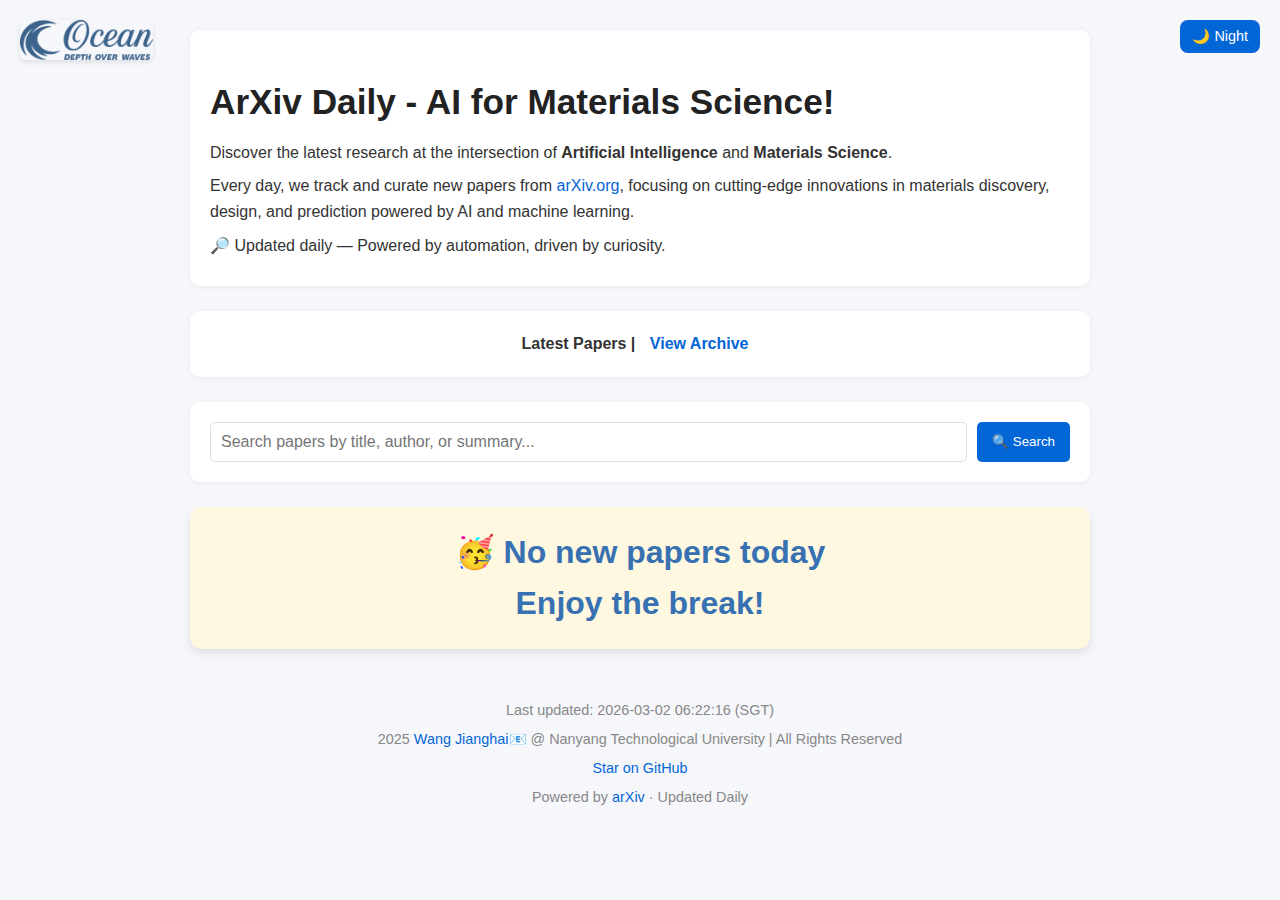
<file: index.html>
<!DOCTYPE html>
<html lang="en">
<head>
    <!-- Google tag (gtag.js) -->
    <script async src="https://www.googletagmanager.com/gtag/js?id=G-F3PL2Q961N"></script>
    <script src="static/js/gtag-init.js"></script>

    <meta charset="UTF-8">
    <meta name="viewport" content="width=device-width, initial-scale=1.0">
    <title>ArXiv Daily - Latest Papers</title>
    <link rel="stylesheet" href="static/css/style.css">
    <link rel="stylesheet" href="static/css/dark-mode.css">
    <link rel="icon" type="image/x-icon" href="static/favicon_io/favicon.ico">
    <link rel="icon" type="image/png" sizes="16x16" href="static/favicon_io/favicon-16x16.png">
    <link rel="icon" type="image/png" sizes="32x32" href="static/favicon_io/favicon-32x32.png">
    <link rel="apple-touch-icon" sizes="180x180" href="static/favicon_io/apple-touch-icon.png">
</head>
<body>
<!-- Toggle Button -->
<button id="theme-toggle">🌙 Night</button>

<a href="https://ocean-jh.github.io/" target="_blank" class="top-left-logo">
    <img src="static/favicon_io/logo.png" alt="Wang Jianghai's Blog" class="blog-logo">
</a>

<div class="header">
    <h1>ArXiv Daily - AI for Materials Science!</h1>
    <p>Discover the latest research at the intersection of <strong>Artificial Intelligence</strong> and <strong>Materials
        Science</strong>.</p>
    <p>Every day, we track and curate new papers from <a href="https://arxiv.org" target="_blank">arXiv.org</a>,
        focusing on cutting-edge innovations in materials discovery, design, and prediction powered by AI and machine
        learning.</p>
    <p>🔎 Updated daily — Powered by automation, driven by curiosity.</p>
</div>

    
    <div class="nav">
        <strong>Latest Papers</strong> | <a href="archive.html">View Archive</a>
    </div>
    

    <!-- Search Container -->
    <div class="search-container">
        <input type="text" id="search-input" placeholder="Search papers by title, author, or summary...">
        <button id="search-button">🔍 Search</button>
    </div>

    <!-- Main Content -->
    <div class='notice'>🥳 No new papers today<br>Enjoy the break!</div>

    <footer>
        <p>Last updated: 2026-03-02 06:22:16 (SGT)</p>
        <p>2025 <a href="https://ocean-jh.github.io/" target="_blank">Wang Jianghai</a><a href="mailto:jianghai001@e.ntu.edu.sg">📧</a> @ Nanyang Technological University | All Rights Reserved</p>
        <p><a href="https://github.com/Ocean-JH/ArXivDaily-AI4MAT">Star on GitHub</a></p>
        <p>Powered by <a href="https://arxiv.org/" target="_blank">arXiv</a> · Updated Daily</p>
    </footer>

    <button id="back-to-top" title="Back to Top">↑</button>

    <!-- JavaScript -->
    <script src="static/js/dark-mode.js"></script>
    <script src="static/js/search.js"></script>
    <script src="static/js/back-to-top.js"></script>
</body>
</html>
</file>
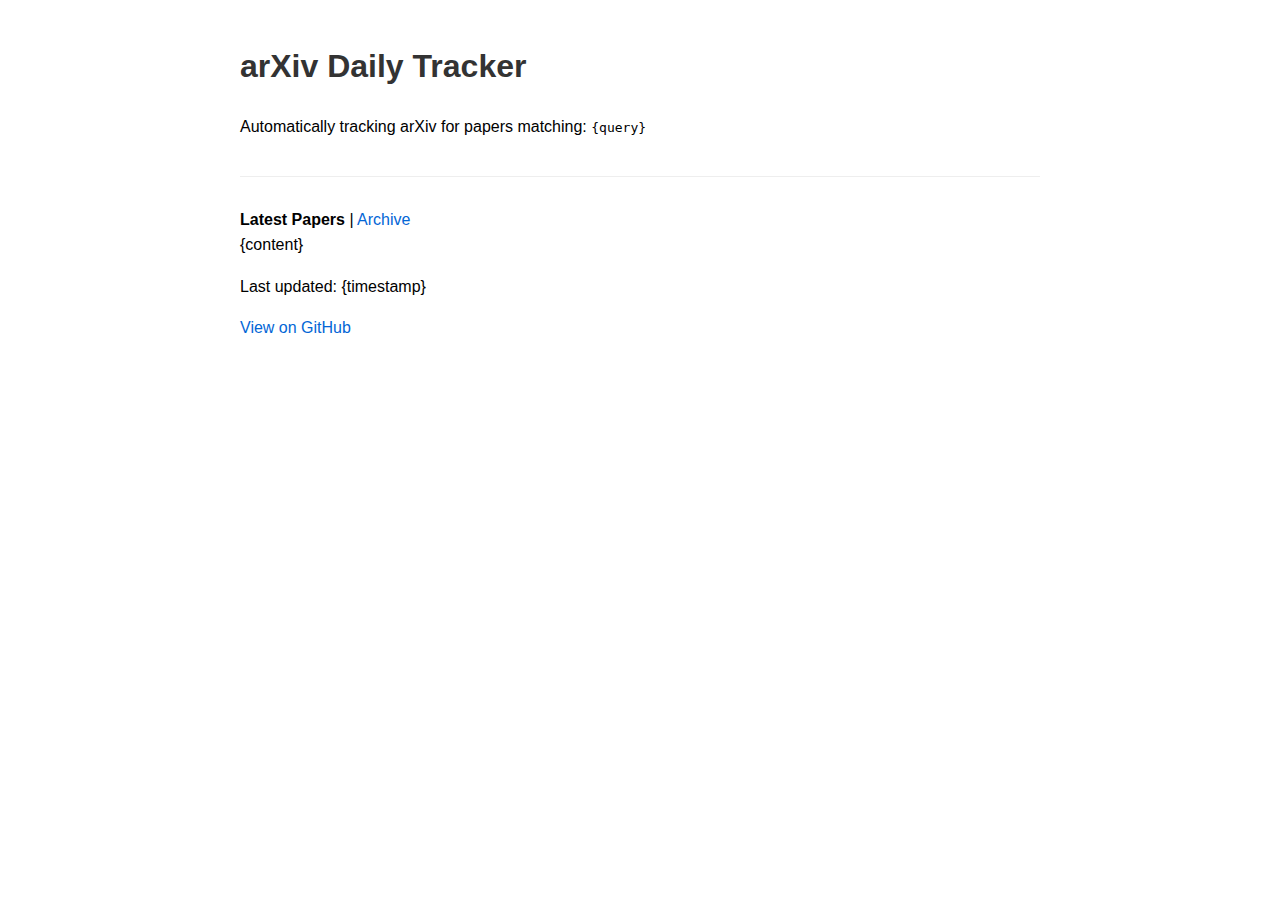
<file: templates/index.html>
<!DOCTYPE html>
    <html lang="en">
    <head>
        <meta charset="UTF-8">
        <meta name="viewport" content="width=device-width, initial-scale=1.0">
        <title>arXiv Daily Tracker</title>
        <style>
            body {
                font-family: Arial, sans-serif;
                line-height: 1.6;
                max-width: 800px;
                margin: 0 auto;
                padding: 20px;
            }
            .paper {
                margin-bottom: 20px;
                padding: 15px;
                border-radius: 5px;
                background-color: #f9f9f9;
            }
            h1, h2, h3 {
                color: #333;
            }
            a {
                color: #0366d6;
                text-decoration: none;
            }
            a:hover {
                text-decoration: underline;
            }
            .header {
                margin-bottom: 30px;
                border-bottom: 1px solid #eee;
                padding-bottom: 20px;
            }
        </style>
    </head>
    <body>
        <div class="header">
            <h1>arXiv Daily Tracker</h1>
            <p>Automatically tracking arXiv for papers matching: <code>{query}</code></p>
        </div>

        <div class="nav">
            <strong>Latest Papers</strong> | <a href="archive.html">Archive</a>
        </div>

        {content}

        <footer>
            <p>Last updated: {timestamp}</p>
            <p><a href="https://github.com/Ocean-JH/ArXivDaily-AI4MAT">View on GitHub</a></p>
        </footer>
    </body>
    </html>
</file>
<file: static/css/style.css>
/* Base Styles */
body {
    font-family: 'Helvetica Neue', Arial, sans-serif;
    background-color: #f5f7fa;
    color: #333;
    line-height: 1.6;
    max-width: 900px;
    margin: 0 auto;
    padding: 30px 20px;
    transition: background-color 0.3s, color 0.3s;
}

.top-left-logo {
  position: fixed;
  top: 20px;
  left: 20px;
  z-index: 1000;
}

.blog-logo {
  height: 40px;
  width: auto;
  border-radius: 5px;
  transition: transform 0.3s ease;
  box-shadow: 0 2px 5px rgba(0, 0, 0, 0.1);
}

.blog-logo:hover {
  transform: scale(1.1);
}


.header, .paper, .nav, .search-container {
    background: #fff;
    padding: 20px;
    border-radius: 10px;
    margin-bottom: 25px;
    box-shadow: 0 1px 6px rgba(0, 0, 0, 0.05);
    transition: background-color 0.3s;
}

/* Header Styles */
.header h1 {
    margin-bottom: 10px;
    font-size: 2.2em;
    color: #222;
}

.header p {
    margin: 8px 0;
    font-size: 1em;
}

/* Navigation Styles */
.nav {
    text-align: center;
    font-weight: bold;
}

.nav a {
    color: #0366d6;
    text-decoration: none;
    margin: 0 10px;
}

.nav a:hover {
    text-decoration: underline;
}

.nav a.active {
    font-weight: bold;
    text-decoration: underline;
}

/* Paper Styles */
.paper {
    transition: transform 0.2s;
}

.paper:hover {
    transform: translateY(-3px);
}

.paper-title {
    font-size: 1.5em;
    color: #333;
    margin-bottom: 10px;
}

.paper-info {
    display: flex;
    flex-wrap: wrap;
    gap: 15px;
    margin-bottom: 15px;
}

.paper-info p {
    font-size: 1em;
    color: #555;
    margin: 0;
}

.paper-link {
    font-size: 1em;
    color: #555;
    margin-bottom: 10px;
}

.paper-summary {
    font-size: 1em;
    color: #555;
    line-height: 1.5em;
    margin-bottom: 20px;
}

.paper-summary summary {
    font-weight: bold;
    cursor: pointer;
    color: #0366d6;
}

.summary-content {
    margin-top: 10px;
}

.paper-divider {
    border: 0;
    border-top: 1px solid #eee;
}

/* Link Styles */

a {
    color: #0366d6;
    text-decoration: none;
}

a:hover {
    text-decoration: underline;
}

/* Footer Styles */

footer {
    text-align: center;
    font-size: 0.9em;
    color: #888;
    margin-top: 50px;
}

footer p {
    margin: 6px 0;
}

footer a {
    color: #0366d6;
}

/* Theme Toggle */

#theme-toggle {
    position: fixed;
    top: 20px;
    right: 20px;
    padding: 8px 12px;
    background-color: #0366d6;
    color: white;
    border: none;
    border-radius: 8px;
    cursor: pointer;
    font-size: 0.9em;
    transition: background-color 0.3s;
    z-index: 999;
}

#theme-toggle:hover {
    background-color: #024c9a;
}

/* Search Styles */

.search-container {
    display: flex;
    gap: 10px;
}

#search-input {
    flex: 1;
    padding: 10px;
    border: 1px solid #ddd;
    border-radius: 5px;
    font-size: 1em;
}

#search-button {
    padding: 10px 15px;
    background-color: #0366d6;
    color: white;
    border: none;
    border-radius: 5px;
    cursor: pointer;
}

#search-button:hover {
    background-color: #0056b3;
}

.search-results-info {
    background: #fff;
    padding: 10px 20px;
    border-radius: 10px;
    margin-bottom: 25px;
    box-shadow: 0 1px 6px rgba(0, 0, 0, 0.05);
    font-weight: bold;
}

.pagination-controls {
    display: flex;
    justify-content: center;
    align-items: center;
    gap: 12px;
    background: #fff;
    padding: 12px 16px;
    border-radius: 10px;
    margin-bottom: 25px;
    box-shadow: 0 1px 6px rgba(0, 0, 0, 0.05);
}

.pagination-button {
    padding: 8px 12px;
    background-color: #0366d6;
    color: #fff;
    border: none;
    border-radius: 6px;
    cursor: pointer;
    font-size: 0.95em;
}

.pagination-button:hover:not(:disabled) {
    background-color: #0056b3;
}

.pagination-button:disabled {
    opacity: 0.5;
    cursor: not-allowed;
}

.pagination-info {
    font-weight: bold;
    color: #333;
}

.notice {
    background-color: #fff8e1;
    padding: 20px;
    border-radius: 12px;
    text-align: center;
    font-size: 2em;
    font-weight: bold;
    color: #3871b1;
    box-shadow: 0 4px 8px rgba(0, 0, 0, 0.1);
}

#back-to-top {
    position: fixed;
    bottom: 80px;
    right: 20px;
    display: none;
    background-color: #0366d6;
    color: white;
    border: none;
    padding: 10px 15px;
    border-radius: 50%;
    font-size: 1.2em;
    cursor: pointer;
    box-shadow: 0 4px 8px rgba(0, 0, 0, 0.2);
    z-index: 999;
    transition: background-color 0.3s, color 0.3s;
}

#back-to-top:hover {
    background-color: #024c9a;
}
</file>
<file: static/css/dark-mode.css>
/* Dark Mode Styles */
body.dark-mode {
    background-color: #121212;
    color: #e0e0e0;
}

body.dark-mode .header,
body.dark-mode .paper,
body.dark-mode .nav,
body.dark-mode .search-container,
body.dark-mode .search-results-info {
    background-color: #1e1e1e;
    color: #e0e0e0;
}

body.dark-mode .pagination-controls {
    background-color: #1e1e1e;
}

body.dark-mode .pagination-button {
    background-color: #66b2ff;
    color: #121212;
}

body.dark-mode .pagination-button:hover:not(:disabled) {
    background-color: #8bc8ff;
}

body.dark-mode .pagination-info {
    color: #e0e0e0;
}

body.dark-mode .blog-logo {
  box-shadow: 0 2px 5px rgba(255, 255, 255, 0.1);
}

body.dark-mode a {
    color: #66b2ff;
}

body.dark-mode footer {
    color: #aaa;
}

body.dark-mode #theme-toggle {
    background-color: #666;
}

body.dark-mode #theme-toggle:hover {
    background-color: #999;
}

body.dark-mode #search-input {
    background: #1c2128;
    color: #e6edf3;
    border-color: #444c56;
}

body.dark-mode .paper-title {
    color: #e0e0e0;
}

body.dark-mode .paper-info p,
body.dark-mode .paper-link,
body.dark-mode .paper-summary {
    color: #54626e;
}

body.dark-mode .paper-summary summary {
    color: #5f7183;
}

body.dark-mode .paper-divider {
    border-top-color: #333;
}

body.dark-mode #back-to-top {
    background-color: #ffffff;
    color: #0366d6;
    box-shadow: 0 4px 8px rgba(255, 255, 255, 0.2);
}

body.dark-mode #back-to-top:hover {
    background-color: #e0e0e0;
}

body.dark-mode .notice {
    background-color: #1e1e1e;
    padding: 20px 30px;
    border-radius: 16px;
    text-align: center;
    font-size: 2em;
    font-weight: bold;
    color: #91e5ff;
    box-shadow: 0 4px 12px rgba(255, 255, 255, 0.1);
}
</file>
